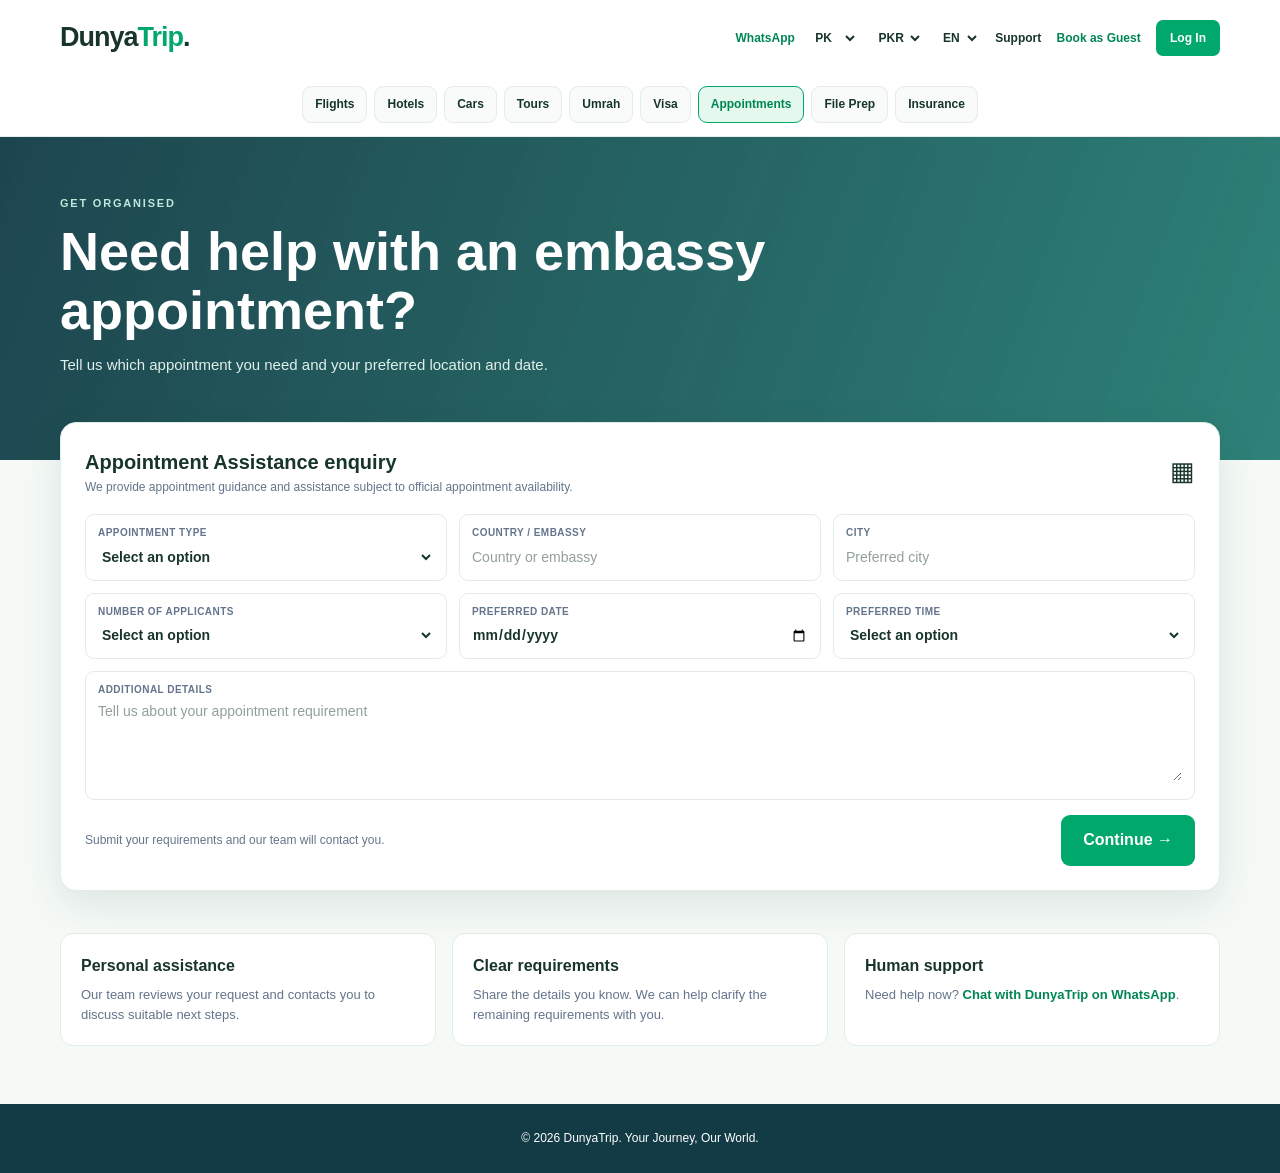
<file: appointments.html>
<!DOCTYPE html>
<html lang="en">
<head>
<meta charset="UTF-8">
<meta name="viewport" content="width=device-width, initial-scale=1.0">
<meta name="description" content="Appointment Assistance with DunyaTrip. Request travel services and assistance from Pakistan.">
<title>Appointment Assistance | DunyaTrip</title>
<link rel="stylesheet" href="service-common.css">
<link rel="icon" type="image/svg+xml" href="/favicon.svg">
</head>
<body data-service="appointments">
<header class="site-header">
 <div class="container ota-header">
  <a class="logo" href="index.html">Dunya<span>Trip</span>.</a>
  <div class="ota-actions">
   <a class="whatsapp-link" href="https://wa.me/923071201353" target="_blank" rel="noopener">WhatsApp</a>
   <select id="countrySelect" aria-label="Country"><option value="PK">PK</option><option value="AE">UAE</option><option value="SA">KSA</option><option value="GB">UK</option><option value="US">US</option></select>
   <select id="currencySelect" aria-label="Currency"><option>PKR</option><option>USD</option><option>AED</option><option>SAR</option><option>GBP</option></select>
   <select id="languageSelect" aria-label="Language"><option>EN</option><option>اردو</option></select>
   <a href="index.html#contact">Support</a>
   <a href="index.html#booking" style="font-weight:800;color:#008653">Book as Guest</a>
   <a class="sign-in-link" href="sign-in.html">Log In</a>
  </div>
 </div>
 <nav class="container service-nav" aria-label="DunyaTrip services"><a href="index.html?service=Flights#booking" >Flights</a><a href="hotels.html" >Hotels</a><a href="cars.html" >Cars</a><a href="tours.html" >Tours</a><a href="umrah.html" >Umrah</a><a href="visa.html" >Visa</a><a href="appointments.html" class="active" aria-current="page">Appointments</a><a href="file-preparation.html" >File Prep</a><a href="insurance.html" >Insurance</a></nav>
</header>
<main>
 <section class="hero"><div class="container">
  <div class="eyebrow" id="serviceEyebrow">Appointment Assistance</div>
  <h1 id="serviceHeadline">Appointment Assistance with DunyaTrip</h1>
  <p id="serviceIntro">Tell us what you need and our team will help you with the next steps.</p>
 </div></section>
 <section class="container">
  <div class="booking">
   <div class="booking-head"><div><h2 id="serviceCardTitle">Appointment Assistance enquiry</h2><p id="serviceCardIntro">Share your requirements and our team will contact you.</p></div><span aria-hidden="true" style="font-size:26px">▦</span></div>
   <form id="serviceForm" novalidate>
    <div class="fields" id="serviceFields"></div>
    <div class="contact-step" id="contactStep" hidden>
     <div class="field"><label for="customerPhone">YOUR WHATSAPP NUMBER</label><input id="customerPhone" type="tel" placeholder="+92 3XX XXXXXXX" autocomplete="tel"></div>
    </div>
    <div class="booking-bottom">
     <p class="note feedback" id="serviceFeedback" role="status" aria-live="polite">Submit your requirements and our team will contact you.</p>
     <button class="btn" id="serviceSubmit" type="submit">Continue →</button>
    </div>
   </form>
  </div>
 </section>
 <section class="info"><div class="container info-grid">
  <article class="info-card"><strong>Personal assistance</strong><p>Our team reviews your request and contacts you to discuss suitable next steps.</p></article>
  <article class="info-card"><strong>Clear requirements</strong><p>Share the details you know. We can help clarify the remaining requirements with you.</p></article>
  <article class="info-card"><strong>Human support</strong><p>Need help now? <a href="https://wa.me/923071201353" target="_blank" rel="noopener" style="color:#008653;font-weight:800">Chat with DunyaTrip on WhatsApp</a>.</p></article>
 </div></section>
</main>
<footer><div class="container">© <span id="currentYear"></span> DunyaTrip. Your Journey, Our World.</div></footer>
<script src="supabase-config.js"></script>
<script src="service-page.js"></script>
</body></html>
</file>
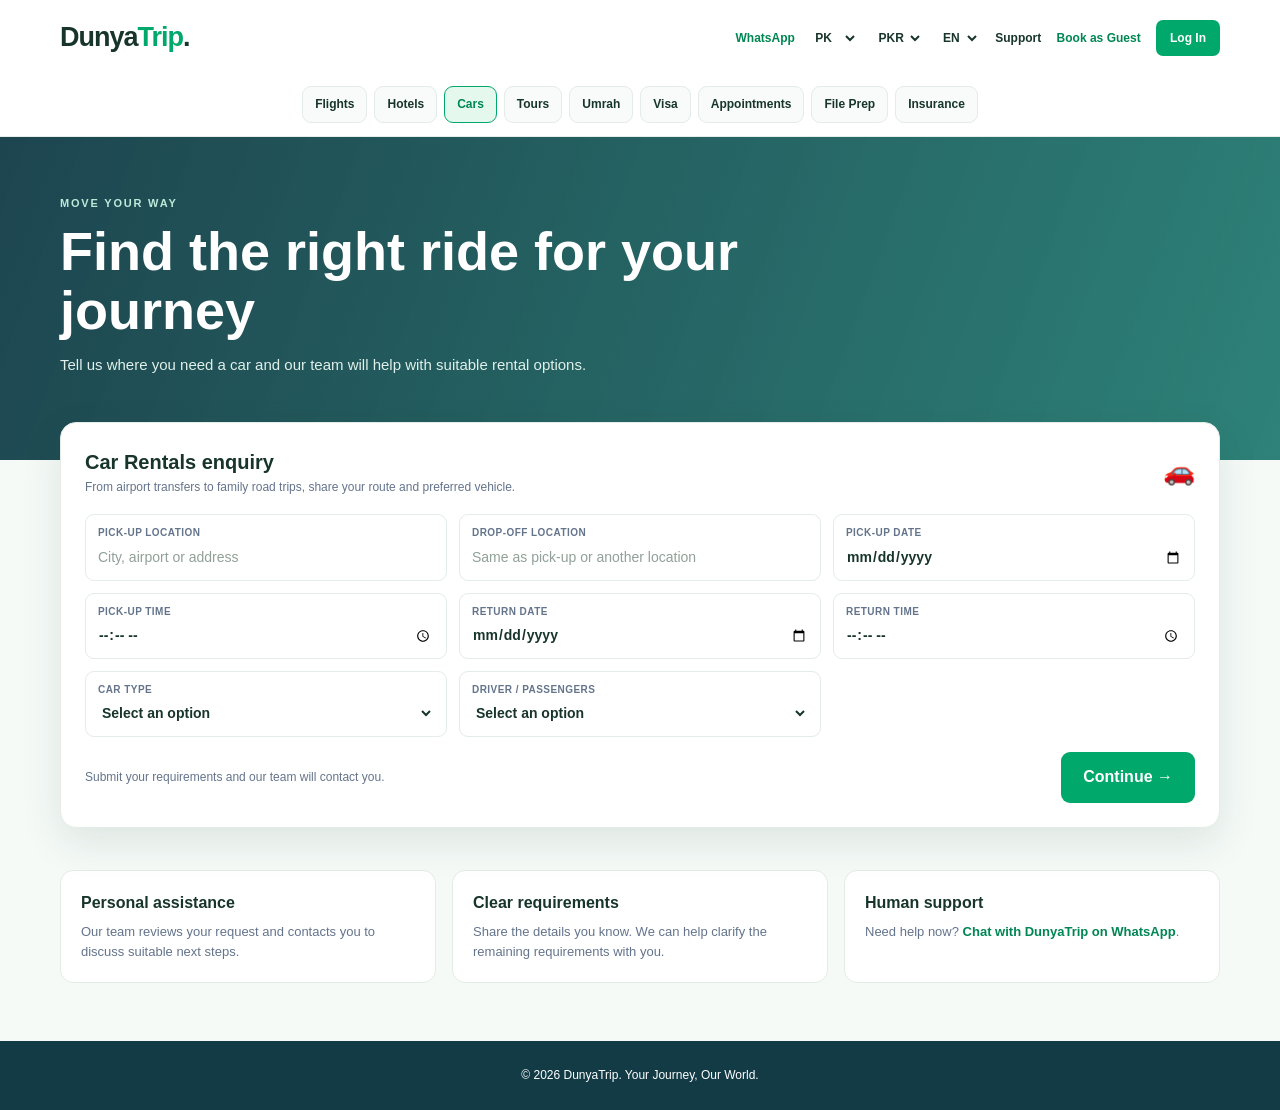
<file: cars.html>
<!DOCTYPE html>
<html lang="en">
<head>
<meta charset="UTF-8">
<meta name="viewport" content="width=device-width, initial-scale=1.0">
<meta name="description" content="Car Rentals with DunyaTrip. Request travel services and assistance from Pakistan.">
<title>Car Rentals | DunyaTrip</title>
<link rel="stylesheet" href="service-common.css">
<link rel="icon" type="image/svg+xml" href="/favicon.svg">
</head>
<body data-service="cars">
<header class="site-header">
 <div class="container ota-header">
  <a class="logo" href="index.html">Dunya<span>Trip</span>.</a>
  <div class="ota-actions">
   <a class="whatsapp-link" href="https://wa.me/923071201353" target="_blank" rel="noopener">WhatsApp</a>
   <select id="countrySelect" aria-label="Country"><option value="PK">PK</option><option value="AE">UAE</option><option value="SA">KSA</option><option value="GB">UK</option><option value="US">US</option></select>
   <select id="currencySelect" aria-label="Currency"><option>PKR</option><option>USD</option><option>AED</option><option>SAR</option><option>GBP</option></select>
   <select id="languageSelect" aria-label="Language"><option>EN</option><option>اردو</option></select>
   <a href="index.html#contact">Support</a>
   <a href="index.html#booking" style="font-weight:800;color:#008653">Book as Guest</a>
   <a class="sign-in-link" href="sign-in.html">Log In</a>
  </div>
 </div>
 <nav class="container service-nav" aria-label="DunyaTrip services"><a href="index.html?service=Flights#booking" >Flights</a><a href="hotels.html" >Hotels</a><a href="cars.html" class="active" aria-current="page">Cars</a><a href="tours.html" >Tours</a><a href="umrah.html" >Umrah</a><a href="visa.html" >Visa</a><a href="appointments.html" >Appointments</a><a href="file-preparation.html" >File Prep</a><a href="insurance.html" >Insurance</a></nav>
</header>
<main>
 <section class="hero"><div class="container">
  <div class="eyebrow" id="serviceEyebrow">Car Rentals</div>
  <h1 id="serviceHeadline">Car Rentals with DunyaTrip</h1>
  <p id="serviceIntro">Tell us what you need and our team will help you with the next steps.</p>
 </div></section>
 <section class="container">
  <div class="booking">
   <div class="booking-head"><div><h2 id="serviceCardTitle">Car Rentals enquiry</h2><p id="serviceCardIntro">Share your requirements and our team will contact you.</p></div><span aria-hidden="true" style="font-size:26px">🚗</span></div>
   <form id="serviceForm" novalidate>
    <div class="fields" id="serviceFields"></div>
    <div class="contact-step" id="contactStep" hidden>
     <div class="field"><label for="customerPhone">YOUR WHATSAPP NUMBER</label><input id="customerPhone" type="tel" placeholder="+92 3XX XXXXXXX" autocomplete="tel"></div>
    </div>
    <div class="booking-bottom">
     <p class="note feedback" id="serviceFeedback" role="status" aria-live="polite">Submit your requirements and our team will contact you.</p>
     <button class="btn" id="serviceSubmit" type="submit">Continue →</button>
    </div>
   </form>
  </div>
 </section>
 <section class="info"><div class="container info-grid">
  <article class="info-card"><strong>Personal assistance</strong><p>Our team reviews your request and contacts you to discuss suitable next steps.</p></article>
  <article class="info-card"><strong>Clear requirements</strong><p>Share the details you know. We can help clarify the remaining requirements with you.</p></article>
  <article class="info-card"><strong>Human support</strong><p>Need help now? <a href="https://wa.me/923071201353" target="_blank" rel="noopener" style="color:#008653;font-weight:800">Chat with DunyaTrip on WhatsApp</a>.</p></article>
 </div></section>
</main>
<footer><div class="container">© <span id="currentYear"></span> DunyaTrip. Your Journey, Our World.</div></footer>
<script src="supabase-config.js"></script>
<script src="service-page.js"></script>
</body></html>
</file>
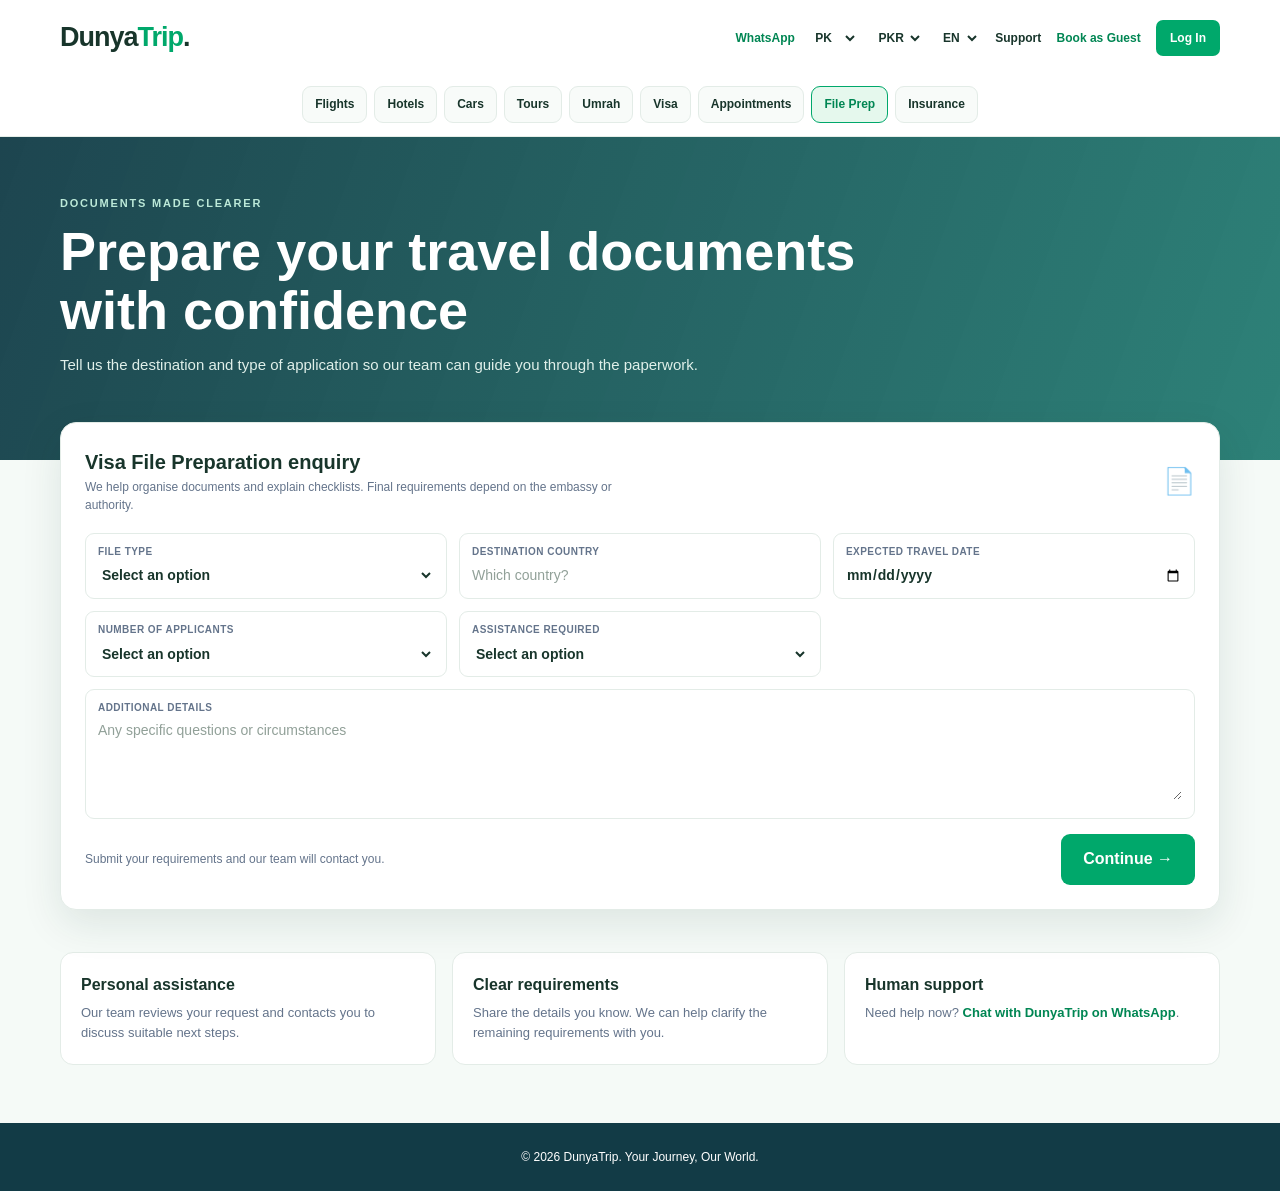
<file: file-preparation.html>
<!DOCTYPE html>
<html lang="en">
<head>
<meta charset="UTF-8">
<meta name="viewport" content="width=device-width, initial-scale=1.0">
<meta name="description" content="File Preparation with DunyaTrip. Request travel services and assistance from Pakistan.">
<title>File Preparation | DunyaTrip</title>
<link rel="stylesheet" href="service-common.css">
<link rel="icon" type="image/svg+xml" href="/favicon.svg">
</head>
<body data-service="file-preparation">
<header class="site-header">
 <div class="container ota-header">
  <a class="logo" href="index.html">Dunya<span>Trip</span>.</a>
  <div class="ota-actions">
   <a class="whatsapp-link" href="https://wa.me/923071201353" target="_blank" rel="noopener">WhatsApp</a>
   <select id="countrySelect" aria-label="Country"><option value="PK">PK</option><option value="AE">UAE</option><option value="SA">KSA</option><option value="GB">UK</option><option value="US">US</option></select>
   <select id="currencySelect" aria-label="Currency"><option>PKR</option><option>USD</option><option>AED</option><option>SAR</option><option>GBP</option></select>
   <select id="languageSelect" aria-label="Language"><option>EN</option><option>اردو</option></select>
   <a href="index.html#contact">Support</a>
   <a href="index.html#booking" style="font-weight:800;color:#008653">Book as Guest</a>
   <a class="sign-in-link" href="sign-in.html">Log In</a>
  </div>
 </div>
 <nav class="container service-nav" aria-label="DunyaTrip services"><a href="index.html?service=Flights#booking" >Flights</a><a href="hotels.html" >Hotels</a><a href="cars.html" >Cars</a><a href="tours.html" >Tours</a><a href="umrah.html" >Umrah</a><a href="visa.html" >Visa</a><a href="appointments.html" >Appointments</a><a href="file-preparation.html" class="active" aria-current="page">File Prep</a><a href="insurance.html" >Insurance</a></nav>
</header>
<main>
 <section class="hero"><div class="container">
  <div class="eyebrow" id="serviceEyebrow">File Preparation</div>
  <h1 id="serviceHeadline">File Preparation with DunyaTrip</h1>
  <p id="serviceIntro">Tell us what you need and our team will help you with the next steps.</p>
 </div></section>
 <section class="container">
  <div class="booking">
   <div class="booking-head"><div><h2 id="serviceCardTitle">File Preparation enquiry</h2><p id="serviceCardIntro">Share your requirements and our team will contact you.</p></div><span aria-hidden="true" style="font-size:26px">📄</span></div>
   <form id="serviceForm" novalidate>
    <div class="fields" id="serviceFields"></div>
    <div class="contact-step" id="contactStep" hidden>
     <div class="field"><label for="customerPhone">YOUR WHATSAPP NUMBER</label><input id="customerPhone" type="tel" placeholder="+92 3XX XXXXXXX" autocomplete="tel"></div>
    </div>
    <div class="booking-bottom">
     <p class="note feedback" id="serviceFeedback" role="status" aria-live="polite">Submit your requirements and our team will contact you.</p>
     <button class="btn" id="serviceSubmit" type="submit">Continue →</button>
    </div>
   </form>
  </div>
 </section>
 <section class="info"><div class="container info-grid">
  <article class="info-card"><strong>Personal assistance</strong><p>Our team reviews your request and contacts you to discuss suitable next steps.</p></article>
  <article class="info-card"><strong>Clear requirements</strong><p>Share the details you know. We can help clarify the remaining requirements with you.</p></article>
  <article class="info-card"><strong>Human support</strong><p>Need help now? <a href="https://wa.me/923071201353" target="_blank" rel="noopener" style="color:#008653;font-weight:800">Chat with DunyaTrip on WhatsApp</a>.</p></article>
 </div></section>
</main>
<footer><div class="container">© <span id="currentYear"></span> DunyaTrip. Your Journey, Our World.</div></footer>
<script src="supabase-config.js"></script>
<script src="service-page.js"></script>
</body></html>
</file>
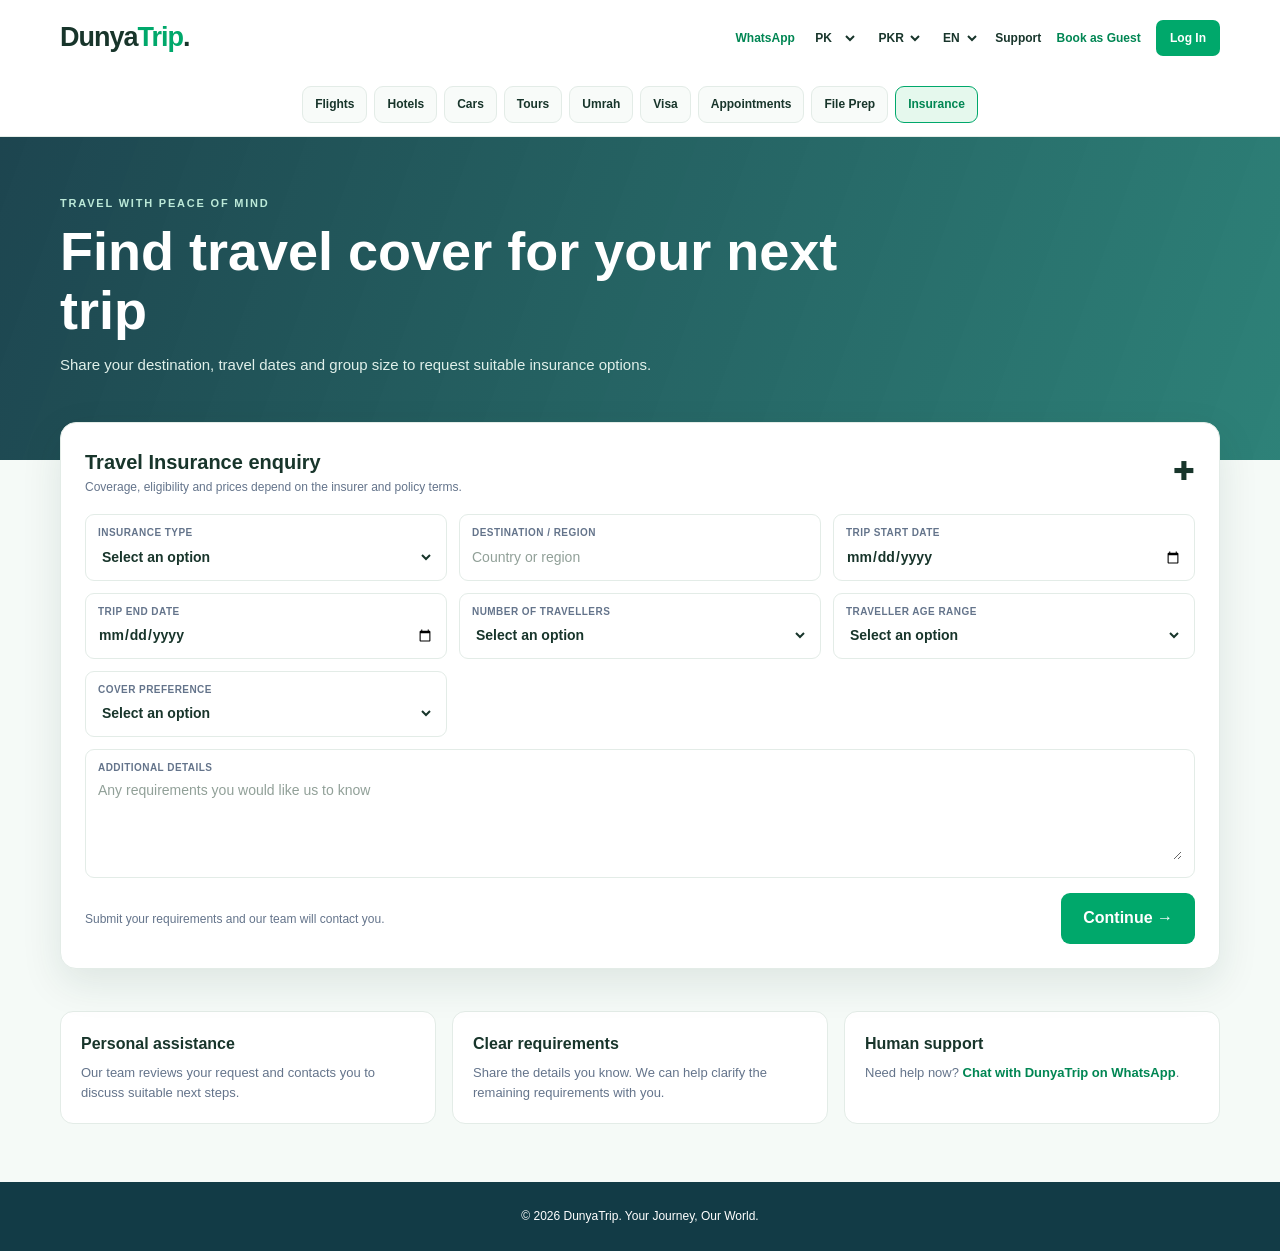
<file: insurance.html>
<!DOCTYPE html>
<html lang="en">
<head>
<meta charset="UTF-8">
<meta name="viewport" content="width=device-width, initial-scale=1.0">
<meta name="description" content="Travel Insurance with DunyaTrip. Request travel services and assistance from Pakistan.">
<title>Travel Insurance | DunyaTrip</title>
<link rel="stylesheet" href="service-common.css">
<link rel="icon" type="image/svg+xml" href="/favicon.svg">
</head>
<body data-service="insurance">
<header class="site-header">
 <div class="container ota-header">
  <a class="logo" href="index.html">Dunya<span>Trip</span>.</a>
  <div class="ota-actions">
   <a class="whatsapp-link" href="https://wa.me/923071201353" target="_blank" rel="noopener">WhatsApp</a>
   <select id="countrySelect" aria-label="Country"><option value="PK">PK</option><option value="AE">UAE</option><option value="SA">KSA</option><option value="GB">UK</option><option value="US">US</option></select>
   <select id="currencySelect" aria-label="Currency"><option>PKR</option><option>USD</option><option>AED</option><option>SAR</option><option>GBP</option></select>
   <select id="languageSelect" aria-label="Language"><option>EN</option><option>اردو</option></select>
   <a href="index.html#contact">Support</a>
   <a href="index.html#booking" style="font-weight:800;color:#008653">Book as Guest</a>
   <a class="sign-in-link" href="sign-in.html">Log In</a>
  </div>
 </div>
 <nav class="container service-nav" aria-label="DunyaTrip services"><a href="index.html?service=Flights#booking" >Flights</a><a href="hotels.html" >Hotels</a><a href="cars.html" >Cars</a><a href="tours.html" >Tours</a><a href="umrah.html" >Umrah</a><a href="visa.html" >Visa</a><a href="appointments.html" >Appointments</a><a href="file-preparation.html" >File Prep</a><a href="insurance.html" class="active" aria-current="page">Insurance</a></nav>
</header>
<main>
 <section class="hero"><div class="container">
  <div class="eyebrow" id="serviceEyebrow">Travel Insurance</div>
  <h1 id="serviceHeadline">Travel Insurance with DunyaTrip</h1>
  <p id="serviceIntro">Tell us what you need and our team will help you with the next steps.</p>
 </div></section>
 <section class="container">
  <div class="booking">
   <div class="booking-head"><div><h2 id="serviceCardTitle">Travel Insurance enquiry</h2><p id="serviceCardIntro">Share your requirements and our team will contact you.</p></div><span aria-hidden="true" style="font-size:26px">✚</span></div>
   <form id="serviceForm" novalidate>
    <div class="fields" id="serviceFields"></div>
    <div class="contact-step" id="contactStep" hidden>
     <div class="field"><label for="customerPhone">YOUR WHATSAPP NUMBER</label><input id="customerPhone" type="tel" placeholder="+92 3XX XXXXXXX" autocomplete="tel"></div>
    </div>
    <div class="booking-bottom">
     <p class="note feedback" id="serviceFeedback" role="status" aria-live="polite">Submit your requirements and our team will contact you.</p>
     <button class="btn" id="serviceSubmit" type="submit">Continue →</button>
    </div>
   </form>
  </div>
 </section>
 <section class="info"><div class="container info-grid">
  <article class="info-card"><strong>Personal assistance</strong><p>Our team reviews your request and contacts you to discuss suitable next steps.</p></article>
  <article class="info-card"><strong>Clear requirements</strong><p>Share the details you know. We can help clarify the remaining requirements with you.</p></article>
  <article class="info-card"><strong>Human support</strong><p>Need help now? <a href="https://wa.me/923071201353" target="_blank" rel="noopener" style="color:#008653;font-weight:800">Chat with DunyaTrip on WhatsApp</a>.</p></article>
 </div></section>
</main>
<footer><div class="container">© <span id="currentYear"></span> DunyaTrip. Your Journey, Our World.</div></footer>
<script src="supabase-config.js"></script>
<script src="service-page.js"></script>
</body></html>
</file>
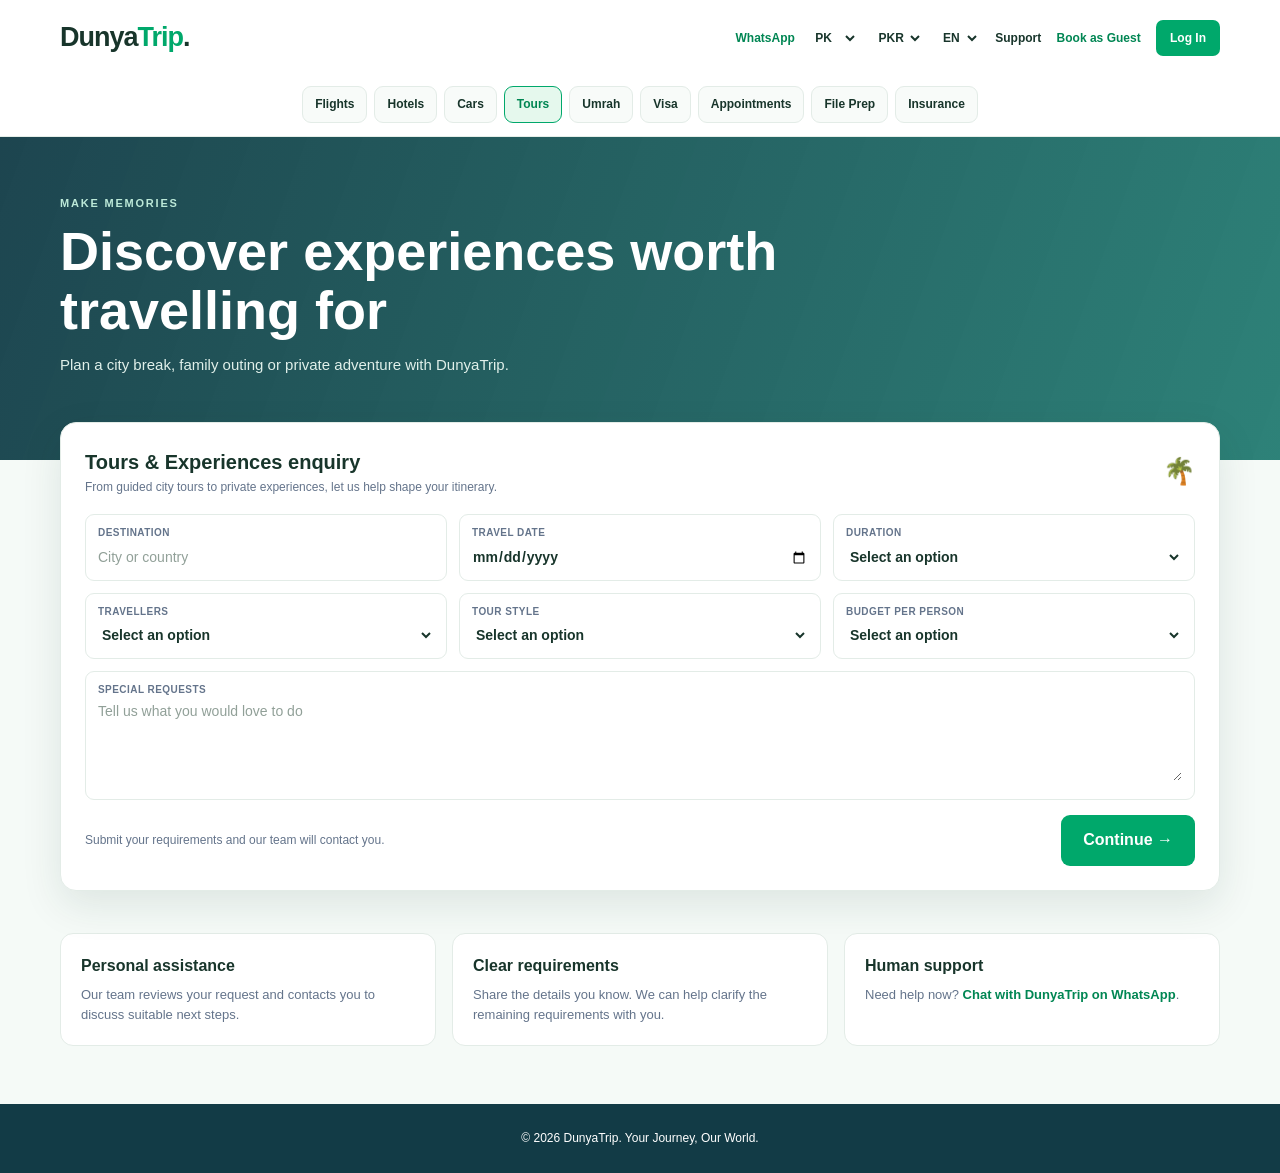
<file: tours.html>
<!DOCTYPE html>
<html lang="en">
<head>
<meta charset="UTF-8">
<meta name="viewport" content="width=device-width, initial-scale=1.0">
<meta name="description" content="Tours & Experiences with DunyaTrip. Request travel services and assistance from Pakistan.">
<title>Tours & Experiences | DunyaTrip</title>
<link rel="stylesheet" href="service-common.css">
<link rel="icon" type="image/svg+xml" href="/favicon.svg">
</head>
<body data-service="tours">
<header class="site-header">
 <div class="container ota-header">
  <a class="logo" href="index.html">Dunya<span>Trip</span>.</a>
  <div class="ota-actions">
   <a class="whatsapp-link" href="https://wa.me/923071201353" target="_blank" rel="noopener">WhatsApp</a>
   <select id="countrySelect" aria-label="Country"><option value="PK">PK</option><option value="AE">UAE</option><option value="SA">KSA</option><option value="GB">UK</option><option value="US">US</option></select>
   <select id="currencySelect" aria-label="Currency"><option>PKR</option><option>USD</option><option>AED</option><option>SAR</option><option>GBP</option></select>
   <select id="languageSelect" aria-label="Language"><option>EN</option><option>اردو</option></select>
   <a href="index.html#contact">Support</a>
   <a href="index.html#booking" style="font-weight:800;color:#008653">Book as Guest</a>
   <a class="sign-in-link" href="sign-in.html">Log In</a>
  </div>
 </div>
 <nav class="container service-nav" aria-label="DunyaTrip services"><a href="index.html?service=Flights#booking" >Flights</a><a href="hotels.html" >Hotels</a><a href="cars.html" >Cars</a><a href="tours.html" class="active" aria-current="page">Tours</a><a href="umrah.html" >Umrah</a><a href="visa.html" >Visa</a><a href="appointments.html" >Appointments</a><a href="file-preparation.html" >File Prep</a><a href="insurance.html" >Insurance</a></nav>
</header>
<main>
 <section class="hero"><div class="container">
  <div class="eyebrow" id="serviceEyebrow">Tours & Experiences</div>
  <h1 id="serviceHeadline">Tours & Experiences with DunyaTrip</h1>
  <p id="serviceIntro">Tell us what you need and our team will help you with the next steps.</p>
 </div></section>
 <section class="container">
  <div class="booking">
   <div class="booking-head"><div><h2 id="serviceCardTitle">Tours & Experiences enquiry</h2><p id="serviceCardIntro">Share your requirements and our team will contact you.</p></div><span aria-hidden="true" style="font-size:26px">🌴</span></div>
   <form id="serviceForm" novalidate>
    <div class="fields" id="serviceFields"></div>
    <div class="contact-step" id="contactStep" hidden>
     <div class="field"><label for="customerPhone">YOUR WHATSAPP NUMBER</label><input id="customerPhone" type="tel" placeholder="+92 3XX XXXXXXX" autocomplete="tel"></div>
    </div>
    <div class="booking-bottom">
     <p class="note feedback" id="serviceFeedback" role="status" aria-live="polite">Submit your requirements and our team will contact you.</p>
     <button class="btn" id="serviceSubmit" type="submit">Continue →</button>
    </div>
   </form>
  </div>
 </section>
 <section class="info"><div class="container info-grid">
  <article class="info-card"><strong>Personal assistance</strong><p>Our team reviews your request and contacts you to discuss suitable next steps.</p></article>
  <article class="info-card"><strong>Clear requirements</strong><p>Share the details you know. We can help clarify the remaining requirements with you.</p></article>
  <article class="info-card"><strong>Human support</strong><p>Need help now? <a href="https://wa.me/923071201353" target="_blank" rel="noopener" style="color:#008653;font-weight:800">Chat with DunyaTrip on WhatsApp</a>.</p></article>
 </div></section>
</main>
<footer><div class="container">© <span id="currentYear"></span> DunyaTrip. Your Journey, Our World.</div></footer>
<script src="supabase-config.js"></script>
<script src="service-page.js"></script>
</body></html>
</file>
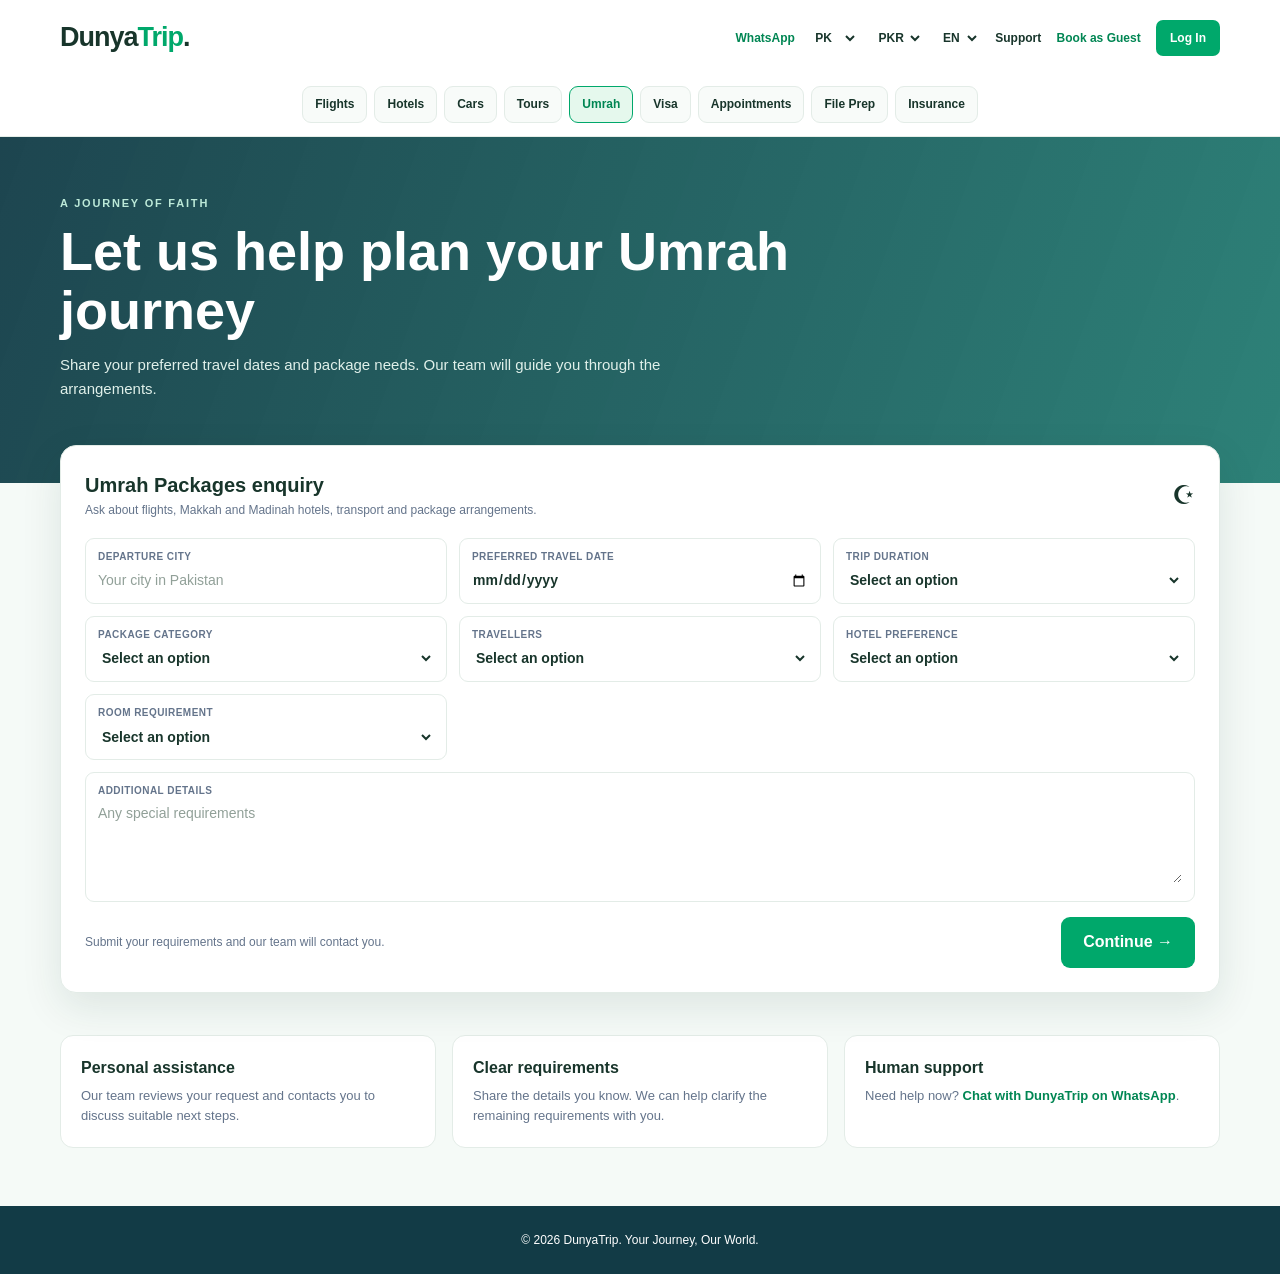
<file: umrah.html>
<!DOCTYPE html>
<html lang="en">
<head>
<meta charset="UTF-8">
<meta name="viewport" content="width=device-width, initial-scale=1.0">
<meta name="description" content="Umrah Packages with DunyaTrip. Request travel services and assistance from Pakistan.">
<title>Umrah Packages | DunyaTrip</title>
<link rel="stylesheet" href="service-common.css">
<link rel="icon" type="image/svg+xml" href="/favicon.svg">
</head>
<body data-service="umrah">
<header class="site-header">
 <div class="container ota-header">
  <a class="logo" href="index.html">Dunya<span>Trip</span>.</a>
  <div class="ota-actions">
   <a class="whatsapp-link" href="https://wa.me/923071201353" target="_blank" rel="noopener">WhatsApp</a>
   <select id="countrySelect" aria-label="Country"><option value="PK">PK</option><option value="AE">UAE</option><option value="SA">KSA</option><option value="GB">UK</option><option value="US">US</option></select>
   <select id="currencySelect" aria-label="Currency"><option>PKR</option><option>USD</option><option>AED</option><option>SAR</option><option>GBP</option></select>
   <select id="languageSelect" aria-label="Language"><option>EN</option><option>اردو</option></select>
   <a href="index.html#contact">Support</a>
   <a href="index.html#booking" style="font-weight:800;color:#008653">Book as Guest</a>
   <a class="sign-in-link" href="sign-in.html">Log In</a>
  </div>
 </div>
 <nav class="container service-nav" aria-label="DunyaTrip services"><a href="index.html?service=Flights#booking" >Flights</a><a href="hotels.html" >Hotels</a><a href="cars.html" >Cars</a><a href="tours.html" >Tours</a><a href="umrah.html" class="active" aria-current="page">Umrah</a><a href="visa.html" >Visa</a><a href="appointments.html" >Appointments</a><a href="file-preparation.html" >File Prep</a><a href="insurance.html" >Insurance</a></nav>
</header>
<main>
 <section class="hero"><div class="container">
  <div class="eyebrow" id="serviceEyebrow">Umrah Packages</div>
  <h1 id="serviceHeadline">Umrah Packages with DunyaTrip</h1>
  <p id="serviceIntro">Tell us what you need and our team will help you with the next steps.</p>
 </div></section>
 <section class="container">
  <div class="booking">
   <div class="booking-head"><div><h2 id="serviceCardTitle">Umrah Packages enquiry</h2><p id="serviceCardIntro">Share your requirements and our team will contact you.</p></div><span aria-hidden="true" style="font-size:26px">☪</span></div>
   <form id="serviceForm" novalidate>
    <div class="fields" id="serviceFields"></div>
    <div class="contact-step" id="contactStep" hidden>
     <div class="field"><label for="customerPhone">YOUR WHATSAPP NUMBER</label><input id="customerPhone" type="tel" placeholder="+92 3XX XXXXXXX" autocomplete="tel"></div>
    </div>
    <div class="booking-bottom">
     <p class="note feedback" id="serviceFeedback" role="status" aria-live="polite">Submit your requirements and our team will contact you.</p>
     <button class="btn" id="serviceSubmit" type="submit">Continue →</button>
    </div>
   </form>
  </div>
 </section>
 <section class="info"><div class="container info-grid">
  <article class="info-card"><strong>Personal assistance</strong><p>Our team reviews your request and contacts you to discuss suitable next steps.</p></article>
  <article class="info-card"><strong>Clear requirements</strong><p>Share the details you know. We can help clarify the remaining requirements with you.</p></article>
  <article class="info-card"><strong>Human support</strong><p>Need help now? <a href="https://wa.me/923071201353" target="_blank" rel="noopener" style="color:#008653;font-weight:800">Chat with DunyaTrip on WhatsApp</a>.</p></article>
 </div></section>
</main>
<footer><div class="container">© <span id="currentYear"></span> DunyaTrip. Your Journey, Our World.</div></footer>
<script src="supabase-config.js"></script>
<script src="service-page.js"></script>
</body></html>
</file>
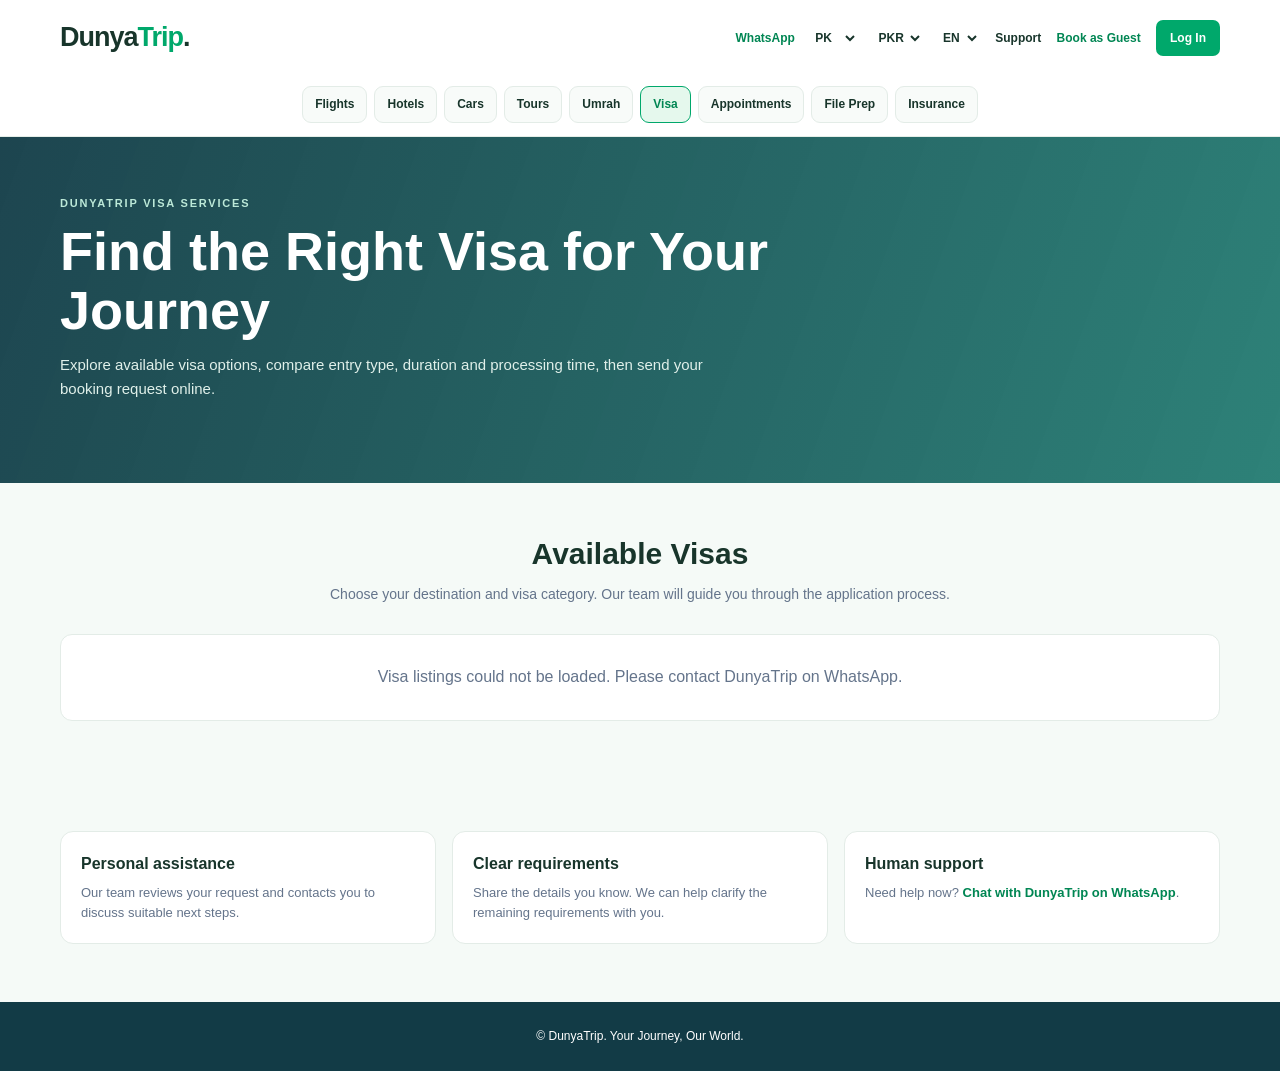
<file: visa.html>
<!DOCTYPE html>
<html lang="en">
<head>
<meta charset="UTF-8">
<meta name="viewport" content="width=device-width, initial-scale=1.0">
<meta name="description" content="Visa Assistance with DunyaTrip. Request travel services and assistance from Pakistan.">
<title>Visa Assistance | DunyaTrip</title>
<link rel="stylesheet" href="service-common.css">
<link rel="icon" type="image/svg+xml" href="/favicon.svg">

<style>
.visa-catalog-section{padding:48px 0 68px}.visa-catalog-head{text-align:center;margin:0 auto 28px;max-width:680px}.visa-catalog-head h2{font-size:30px;color:#18352B;margin-bottom:7px}.visa-catalog-head p{font-size:14px;color:#64748B}.visa-catalog{display:grid;grid-template-columns:repeat(3,minmax(0,1fr));gap:20px}.visa-product-card{background:#fff;border:1px solid #E3ECE7;border-radius:15px;overflow:hidden;min-width:0;box-shadow:0 5px 20px #153b300c;display:flex;flex-direction:column}.visa-product-image{height:190px;background:#E8F7F0;overflow:hidden}.visa-product-image img{width:100%;height:100%;object-fit:cover;display:block}.visa-image-fallback{height:100%;display:grid;place-items:center;font-size:48px;color:#00A86B}.visa-product-body{padding:17px;display:flex;flex-direction:column;flex:1}.visa-country{font-size:11px;color:#008653;text-transform:uppercase;font-weight:850;letter-spacing:1px}.visa-product-title{font-size:20px;color:#18352B;margin:3px 0 13px}.visa-product-meta{display:grid;grid-template-columns:1fr 1fr;gap:11px 9px}.visa-meta-item small{display:block;font-size:10px;color:#64748B}.visa-meta-item strong{display:block;font-size:12px;color:#18352B;margin-top:2px}.visa-price-row{display:flex;justify-content:space-between;align-items:center;gap:8px;border-top:1px solid #E3ECE7;margin-top:17px;padding-top:14px}.visa-price{font-size:16px;color:#008653}.visa-book-button{padding:10px 13px;min-height:40px;font-size:12px}.visa-extra{margin-top:13px;border-top:1px solid #edf2ef;padding-top:10px;font-size:12px}.visa-extra summary{font-weight:750;cursor:pointer;color:#18352B}.visa-extra-section{margin-top:10px}.visa-extra-section b{font-size:11px;color:#64748B}.visa-extra-section p{font-size:12px;white-space:pre-wrap;margin-top:3px;color:#34483D}.visa-catalog-message{grid-column:1/-1;text-align:center;background:#fff;border:1px solid #E3ECE7;padding:30px;border-radius:12px;color:#64748B}.visa-modal{position:fixed;inset:0;z-index:100;background:#10291f99;display:grid;place-items:center;padding:18px;overflow-y:auto}.visa-modal[hidden]{display:none}.visa-modal-card{background:#fff;width:min(760px,100%);max-height:94vh;overflow-y:auto;border-radius:17px;padding:23px;box-shadow:0 22px 80px #10291f40}.visa-modal-head{display:flex;justify-content:space-between;gap:14px;align-items:flex-start;border-bottom:1px solid #E3ECE7;padding-bottom:15px;margin-bottom:16px}.visa-modal-head h2{font-size:22px;color:#18352B}.visa-modal-head p{font-size:12px;color:#64748B;margin-top:4px}.visa-modal-close{border:0;background:#F1F6F3;border-radius:50%;width:34px;height:34px;font-size:21px;cursor:pointer;color:#18352B;flex-shrink:0}.visa-selected{display:flex;justify-content:space-between;gap:10px;flex-wrap:wrap;background:#F1FAF5;padding:12px;border-radius:10px;margin-bottom:15px;font-size:13px}.visa-selected strong{color:#008653}.visa-pax{border:1px solid #E3ECE7;border-radius:11px;padding:13px;margin:13px 0}.visa-pax legend{font-size:13px;font-weight:800;padding:0 5px;color:#18352B}.visa-pax-grid{display:grid;grid-template-columns:1fr 1fr;gap:10px}.visa-pax-field{display:block;font-size:11px;font-weight:750;color:#64748B}.visa-pax-field input{display:block;width:100%;margin-top:5px;padding:10px;border:1px solid #DCE9E1;border-radius:8px;color:#18352B;font-size:13px}.visa-customer-grid{display:grid;grid-template-columns:1fr 1fr;gap:10px}.visa-customer-field{display:block;font-size:11px;font-weight:750;color:#64748B}.visa-customer-field input,.visa-customer-field select{display:block;box-sizing:border-box;width:100%;height:44px;margin-top:6px;padding:0 12px;border:1px solid #DCE9E1;border-radius:9px;background:#fff;color:#18352B;font:500 13px inherit;outline:none;transition:border-color .18s,box-shadow .18s}.visa-customer-field input:focus,.visa-customer-field select:focus{border-color:#008653;box-shadow:0 0 0 3px #00865318}.visa-customer-field select{appearance:none;-webkit-appearance:none;padding-right:36px;background-image:url("data:image/svg+xml,%3Csvg xmlns=%27http://www.w3.org/2000/svg%27 width=%2716%27 height=%2716%27 viewBox=%270 0 24 24%27 fill=%27none%27 stroke=%27%23647569%27 stroke-width=%272%27 stroke-linecap=%27round%27 stroke-linejoin=%27round%27%3E%3Cpath d=%27m6 9 6 6 6-6%27/%3E%3C/svg%3E");background-repeat:no-repeat;background-position:right 11px center;cursor:pointer}.visa-booking-submit{width:100%;margin-top:15px}.visa-booking-feedback{font-size:12px;color:#008653;margin-top:10px;min-height:18px}.visa-payment-panel h3{font-size:19px;color:#18352B;margin-bottom:8px}.visa-payment-panel>p{font-size:13px;color:#475569;margin:7px 0}.visa-payment-methods{display:grid;gap:10px;margin:15px 0}.visa-payment-method{border:1px solid #DCE9E1;background:#F8FCF9;border-radius:10px;padding:13px}.visa-payment-method p{font-size:13px;margin:4px 0;color:#18352B}.visa-payment-amount{font-weight:800;color:#008653}.visa-modal-open{overflow:hidden}@media(max-width:800px){.visa-catalog{grid-template-columns:repeat(2,minmax(0,1fr))}}@media(max-width:560px){.visa-catalog-section{padding:32px 0 45px}.visa-catalog{grid-template-columns:1fr;gap:14px}.visa-product-image{height:190px}.visa-catalog-head h2{font-size:25px}.visa-modal{padding:8px}.visa-modal-card{padding:16px;max-height:96vh}.visa-pax-grid,.visa-customer-grid{grid-template-columns:1fr 1fr}.visa-modal-head h2{font-size:19px}}
</style>
</head>
<body data-service="visa">
<header class="site-header">
 <div class="container ota-header">
  <a class="logo" href="index.html">Dunya<span>Trip</span>.</a>
  <div class="ota-actions">
   <a class="whatsapp-link" href="https://wa.me/923071201353" target="_blank" rel="noopener">WhatsApp</a>
   <select id="countrySelect" aria-label="Country"><option value="PK">PK</option><option value="AE">UAE</option><option value="SA">KSA</option><option value="GB">UK</option><option value="US">US</option></select>
   <select id="currencySelect" aria-label="Currency"><option>PKR</option><option>USD</option><option>AED</option><option>SAR</option><option>GBP</option></select>
   <select id="languageSelect" aria-label="Language"><option>EN</option><option>اردو</option></select>
   <a href="index.html#contact">Support</a>
   <a href="index.html#booking" style="font-weight:800;color:#008653">Book as Guest</a>
   <a class="sign-in-link" href="sign-in.html">Log In</a>
  </div>
 </div>
 <nav class="container service-nav" aria-label="DunyaTrip services"><a href="index.html?service=Flights#booking" >Flights</a><a href="hotels.html" >Hotels</a><a href="cars.html" >Cars</a><a href="tours.html" >Tours</a><a href="umrah.html" >Umrah</a><a href="visa.html" class="active" aria-current="page">Visa</a><a href="appointments.html" >Appointments</a><a href="file-preparation.html" >File Prep</a><a href="insurance.html" >Insurance</a></nav>
</header>
<main>
 <section class="hero"><div class="container">
  <div class="eyebrow">DunyaTrip Visa Services</div>
  <h1>Find the Right Visa for Your Journey</h1>
  <p>Explore available visa options, compare entry type, duration and processing time, then send your booking request online.</p>
 </div></section>
 <section class="visa-catalog-section"><div class="container">
  <div class="visa-catalog-head"><h2>Available Visas</h2><p>Choose your destination and visa category. Our team will guide you through the application process.</p></div>
  <div id="visaCatalog" class="visa-catalog" aria-live="polite"><p class="visa-catalog-message">Loading available visas…</p></div>
 </div></section>
 <div class="visa-modal" id="visaBookingModal" hidden>
  <div class="visa-modal-card" role="dialog" aria-modal="true" aria-labelledby="visaBookingTitle">
   <div class="visa-modal-head"><div><h2 id="visaBookingTitle">Visa Booking Request</h2><p>Enter your contact details and number of applicants to create your booking.</p></div><button type="button" class="visa-modal-close" id="visaBookingClose" aria-label="Close">×</button></div>
   <div class="visa-selected"><span id="visaSelectedName"></span><strong id="visaSelectedPrice"></strong></div>
   <form id="visaBookingForm">
    <div class="visa-customer-grid">
     <label class="visa-customer-field">Customer full name<input id="visaCustomerName" type="text" required autocomplete="name" placeholder="Your full name"></label>
     <label class="visa-customer-field">WhatsApp number<input id="visaCustomerPhone" type="tel" required autocomplete="tel" placeholder="+92 3XX XXXXXXX"></label>
     <label class="visa-customer-field">Email (optional)<input id="visaCustomerEmail" type="email" autocomplete="email" placeholder="name@example.com"></label>
     <label class="visa-customer-field">Number of applicants<select id="visaApplicantCount"><option>1</option><option>2</option><option>3</option><option>4</option><option>5</option></select></label>
    </div>
    <button type="submit" class="btn visa-booking-submit" id="visaBookingSubmit">Continue to Payment →</button>
    <p class="visa-booking-feedback" id="visaBookingFeedback" role="status" aria-live="polite"></p>
   </form>
  </div>
 </div>
 <section class="info"><div class="container info-grid">
  <article class="info-card"><strong>Personal assistance</strong><p>Our team reviews your request and contacts you to discuss suitable next steps.</p></article>
  <article class="info-card"><strong>Clear requirements</strong><p>Share the details you know. We can help clarify the remaining requirements with you.</p></article>
  <article class="info-card"><strong>Human support</strong><p>Need help now? <a href="https://wa.me/923071201353" target="_blank" rel="noopener" style="color:#008653;font-weight:800">Chat with DunyaTrip on WhatsApp</a>.</p></article>
 </div></section>
</main>
<footer><div class="container">© <span id="currentYear"></span> DunyaTrip. Your Journey, Our World.</div></footer>
<script src="supabase-config.js"></script>
<script src="visa-catalog.js?v=20261116-mcb2"></script>
</body></html>
</file>
<file: service-common.css>
:root{--green:#00A86B;--ink:#18352B;--muted:#64748B;--line:#E3ECE7;--bg:#F5FAF7}*{box-sizing:border-box;margin:0;padding:0}body{font-family:Arial,Helvetica,sans-serif;color:var(--ink);background:var(--bg);line-height:1.55}a{text-decoration:none;color:inherit}button,input,select,textarea{font:inherit}.container{width:min(1160px,92%);margin:auto}.site-header{height:auto;display:block;position:sticky;top:0;z-index:30;background:#fff;border-bottom:1px solid #E5EEE8}.ota-header{min-height:76px;display:flex;align-items:center;justify-content:space-between;gap:22px}.logo{font-size:27px;font-weight:900;letter-spacing:-1px;color:var(--ink);white-space:nowrap}.logo span{color:var(--green)}.ota-actions{display:flex;align-items:center;gap:clamp(9px,1.2vw,17px);white-space:nowrap;font-size:12px;font-weight:650}.ota-actions>a{color:var(--ink)}.ota-actions select{border:0;background:transparent;color:var(--ink);font:inherit;font-weight:700;cursor:pointer;padding:5px 1px;max-width:58px}.ota-actions .whatsapp-link{color:#008653;font-weight:800}.ota-actions .sign-in-link{background:var(--green);color:#fff;padding:9px 14px;border-radius:7px;font-weight:800}.service-nav{display:flex;gap:7px;align-items:center;justify-content:center;padding:10px 0 13px;overflow-x:auto}.service-nav a{flex:0 0 auto;padding:8px 12px;border:1px solid var(--line);border-radius:9px;background:#F8FBF9;font-size:12px;font-weight:750}.service-nav a.active{background:#E5F8ED;border-color:var(--green);color:#008653}.hero{background:linear-gradient(110deg,#123B46f2,#0A6D62d9),url('https://images.unsplash.com/photo-1488646953014-85cb44e25828?auto=format&fit=crop&w=1800&q=85') center/cover;color:white;padding:58px 0 83px}.eyebrow{font-size:11px;font-weight:800;letter-spacing:1.8px;text-transform:uppercase;color:#BCE9D8}.hero h1{font-size:clamp(32px,4.8vw,54px);line-height:1.1;max-width:800px;margin:10px 0 13px}.hero p{font-size:15px;max-width:690px;color:#E0F0EA}.booking{background:#fff;border:1px solid var(--line);border-radius:16px;padding:24px;margin-top:-38px;position:relative;box-shadow:0 14px 40px #153b301b}.booking-head{display:flex;justify-content:space-between;gap:15px;align-items:center;margin-bottom:18px}.booking-head h2{font-size:20px}.booking-head p{font-size:12px;color:var(--muted);max-width:540px}.fields{display:grid;grid-template-columns:repeat(3,minmax(0,1fr));gap:12px}.field{min-width:0;border:1px solid var(--line);border-radius:9px;padding:10px 12px;background:#fff}.field label{display:block;font-size:10px;font-weight:800;letter-spacing:.45px;color:var(--muted);margin-bottom:4px}.field input,.field select,.field textarea{width:100%;border:0;outline:0;background:transparent;color:var(--ink);font-size:14px;font-weight:650;min-width:0}.field textarea{min-height:80px;resize:vertical}.field input::placeholder,.field textarea::placeholder{font-weight:450;color:#91A098}.field.wide{grid-column:1/-1}.booking-bottom{display:flex;align-items:center;justify-content:space-between;gap:15px;flex-wrap:wrap;margin-top:15px}.note{font-size:12px;color:var(--muted);max-width:690px}.btn{border:0;border-radius:9px;background:var(--green);color:#fff;font-weight:800;padding:13px 22px;min-height:47px;cursor:pointer;white-space:nowrap}.btn:hover{background:#008653}.btn:disabled{opacity:.6;cursor:wait}.contact-step{display:grid;grid-template-columns:minmax(220px,360px) auto;gap:10px;align-items:end;margin-top:14px}.contact-step[hidden]{display:none}.contact-step .field{max-width:400px}.info{padding:42px 0 58px}.info-grid{display:grid;grid-template-columns:repeat(3,1fr);gap:16px}.info-card{background:#fff;border:1px solid var(--line);border-radius:13px;padding:20px}.info-card strong{display:block;margin-bottom:6px}.info-card p{font-size:13px;color:var(--muted)}footer{background:#123B46;color:#fff;padding:25px 0;text-align:center;font-size:12px}footer a{color:#BCE9D8}.feedback.error{color:#B42318}@media(max-width:900px){.ota-header{flex-wrap:wrap;padding:9px 0;min-height:68px}.ota-actions{margin-left:auto}.service-nav{justify-content:flex-start}.fields{grid-template-columns:repeat(2,minmax(0,1fr))}}@media(max-width:560px){.ota-header .logo{font-size:23px}.ota-actions{width:100%;order:2;justify-content:space-between;gap:5px;font-size:10px}.ota-actions select{font-size:10px;max-width:43px}.ota-actions .sign-in-link{padding:7px 9px}.service-nav{padding:8px 0 10px}.service-nav a{padding:7px 9px;font-size:11px}.hero{padding:42px 0 65px}.booking{padding:15px}.booking-head{align-items:flex-start;flex-direction:column}.fields{grid-template-columns:1fr 1fr;gap:8px}.field{padding:8px 9px}.field input,.field select{font-size:13px}.field.wide{grid-column:1/-1}.contact-step{grid-template-columns:1fr}.contact-step .field{max-width:none}.contact-step .btn{width:100%}.booking-bottom .btn{width:100%}.info{padding:30px 0 40px}.info-grid{grid-template-columns:1fr}.hero h1{font-size:34px}}
</file>
